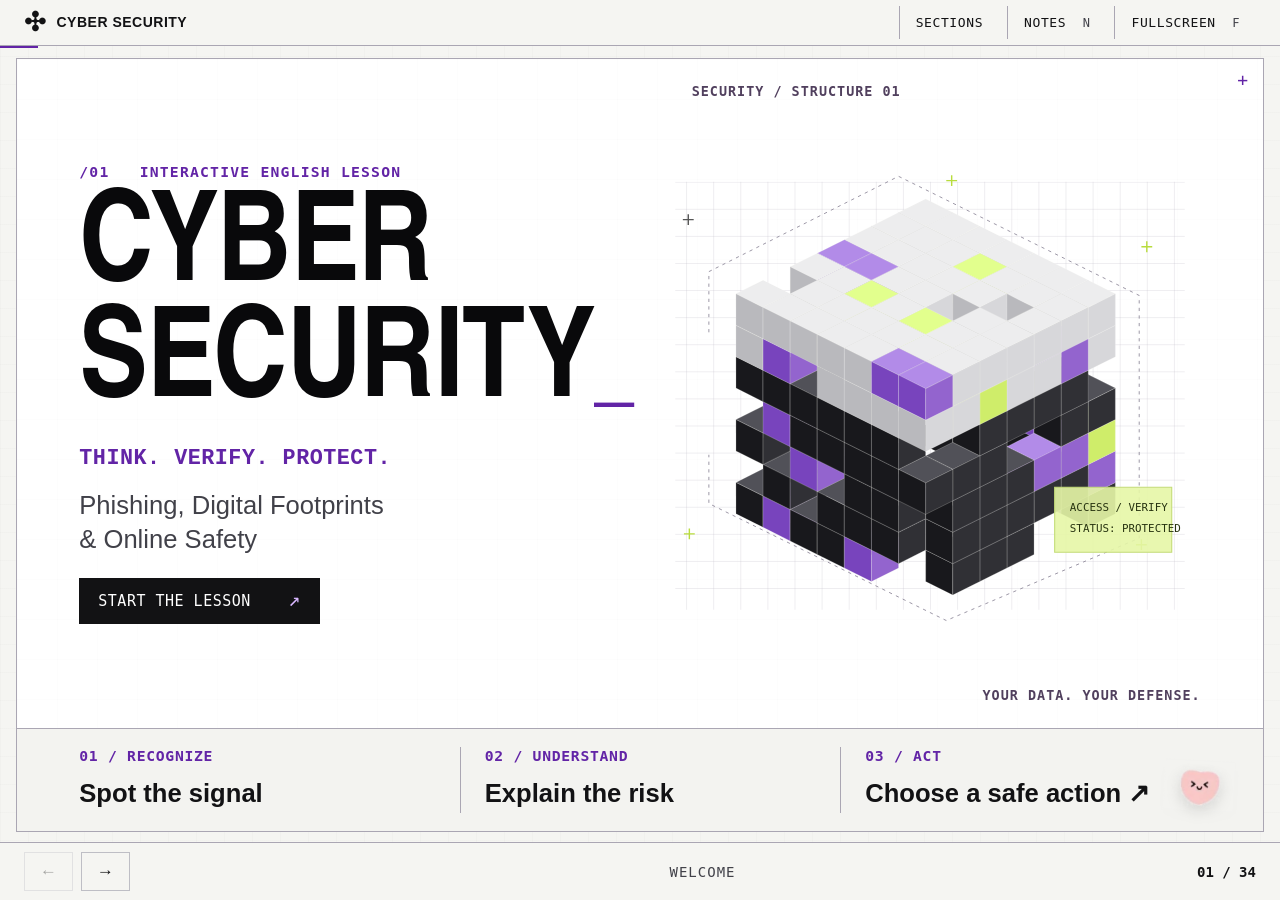
<file: index.html>
<!doctype html>
<html lang="en"><head><meta charset="utf-8"><meta name="viewport" content="width=device-width, initial-scale=1"><meta name="theme-color" content="#f5f5f2"><meta name="description" content="An interactive English lesson on phishing, digital footprints and online safety. Bilingual vocabulary, diagrams and presenter notes."><title>Cyber Security · English lesson</title><link rel="stylesheet" href="style.css?v=20261124-projector-2"></head>
<body><header class="toolbar"><a class="brand" href="#1"><i aria-hidden="true">✣</i>CYBER SECURITY</a><nav aria-label="Presentation tools"><button id="sections-btn">Sections</button><button id="notes-btn" title="Presenter notes (N)">Notes <kbd>N</kbd></button><button id="full-btn" title="Fullscreen (F)">Fullscreen <kbd>F</kbd></button></nav></header><div class="progress" aria-hidden="true"><div id="progress-bar"></div></div>
<main id="stage" aria-label="Presentation"></main>
<footer class="controls"><div class="nav-controls"><button id="prev-btn" aria-label="Previous slide">←</button><button id="next-btn" aria-label="Next slide">→</button><button id="reveal-btn" hidden>Reveal <kbd>Space</kbd></button></div><span id="section-label"></span><span id="counter" aria-live="polite"></span></footer>
<dialog id="notes-dialog" class="drawer"><div class="drawer-head"><h2>Presenter notes</h2><button data-close aria-label="Close notes">×</button></div><div id="notes-content"></div></dialog>
<dialog id="sections-dialog" class="drawer"><div class="drawer-head"><h2>Lesson map</h2><button data-close aria-label="Close sections">×</button></div><div id="sections-content"></div><p class="shortcuts">← → Slides &nbsp; · &nbsp; Space Reveal / next<br>N Notes &nbsp; · &nbsp; F Fullscreen &nbsp; · &nbsp; Esc Close</p></dialog>
<script src="config.js"></script><script src="assets/qrcode.js"></script><script src="notes.js"></script><script src="slides.js?v=20261124-projector-2"></script><script src="app.js?v=20261124-projector-2"></script></body></html>
</file>
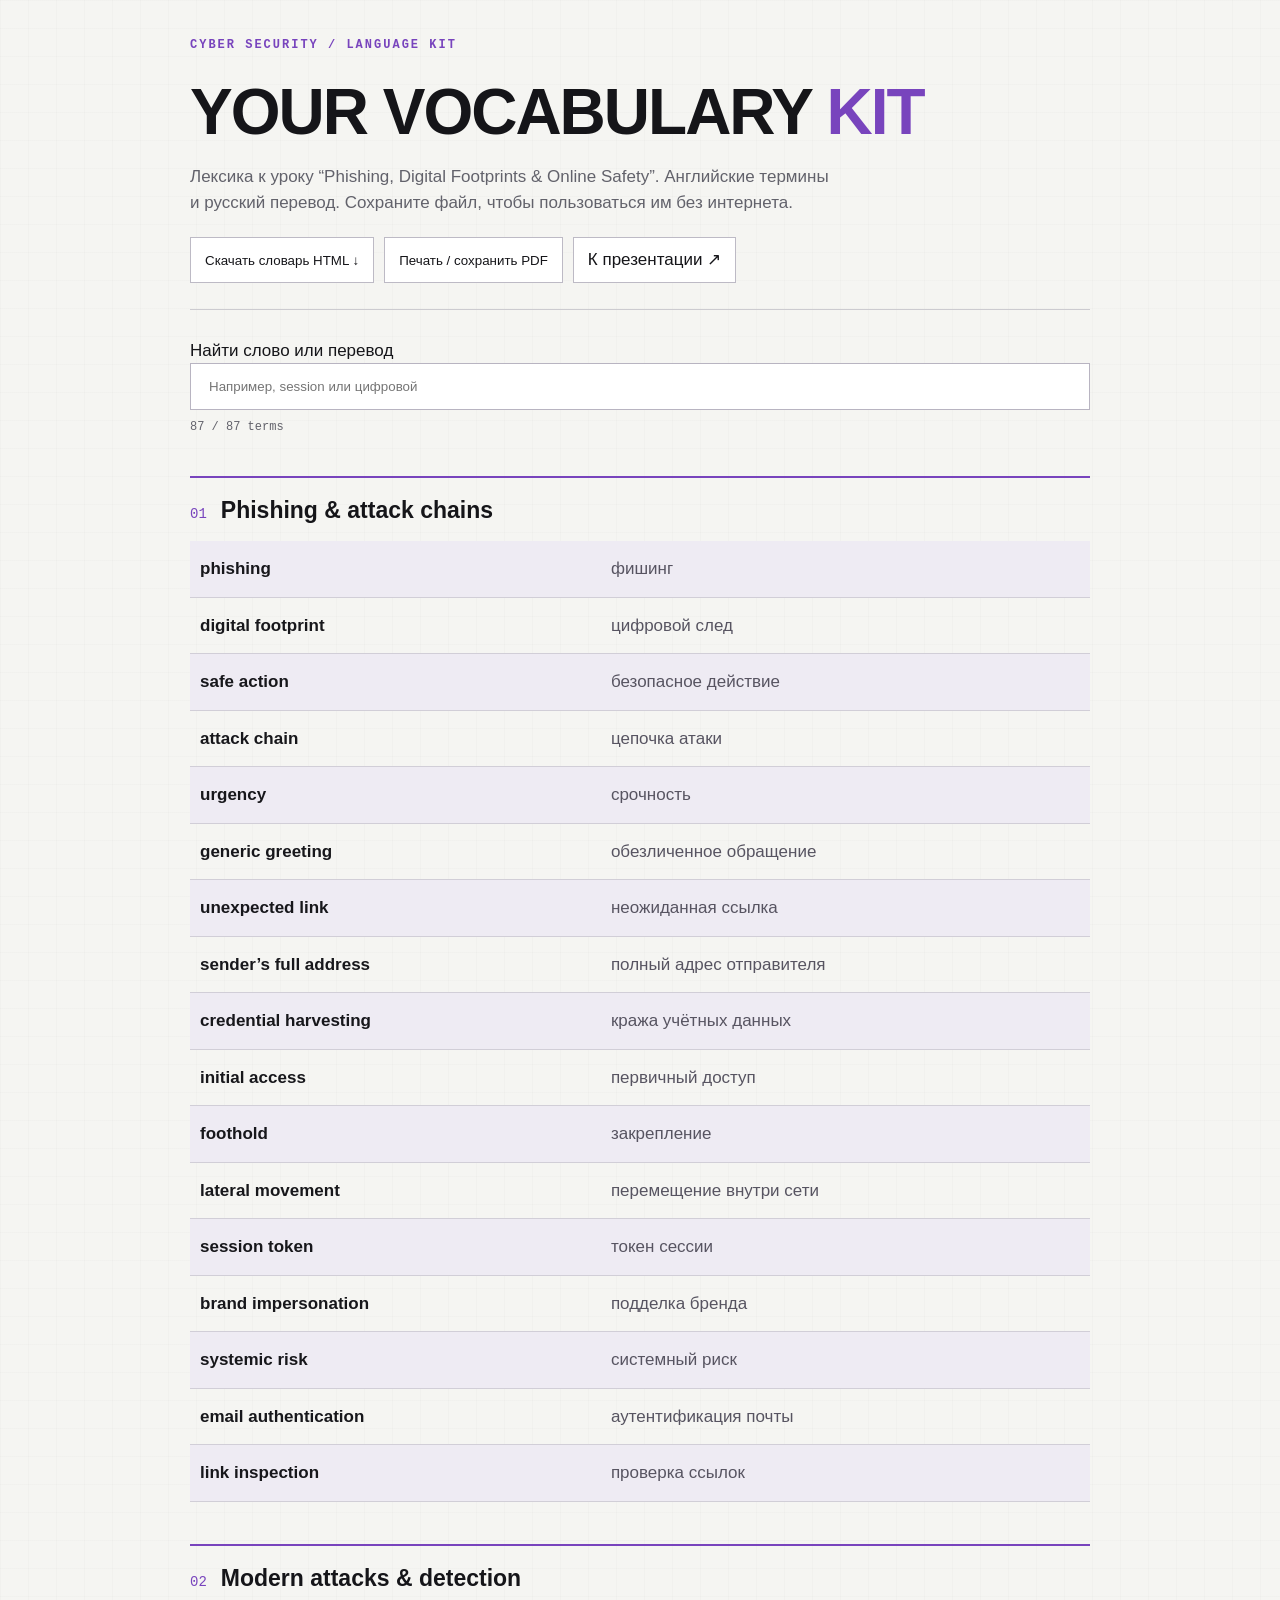
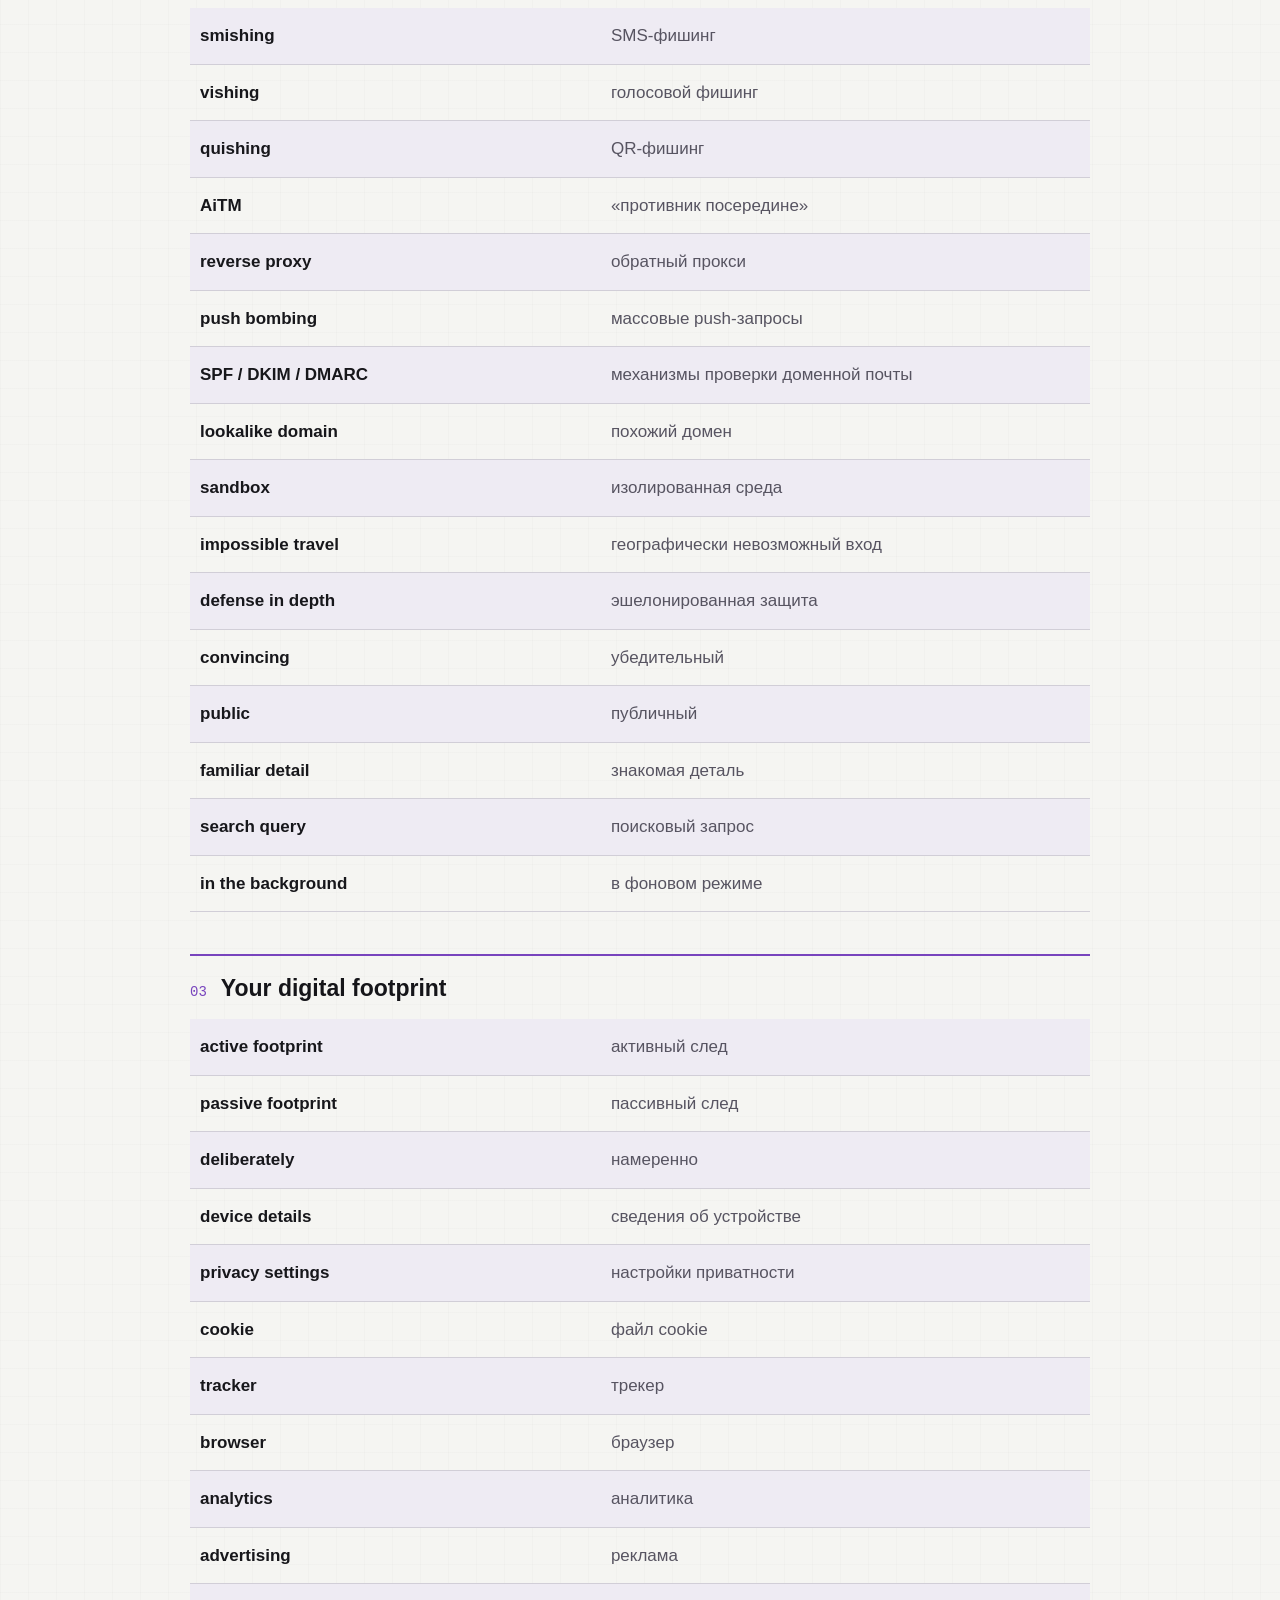
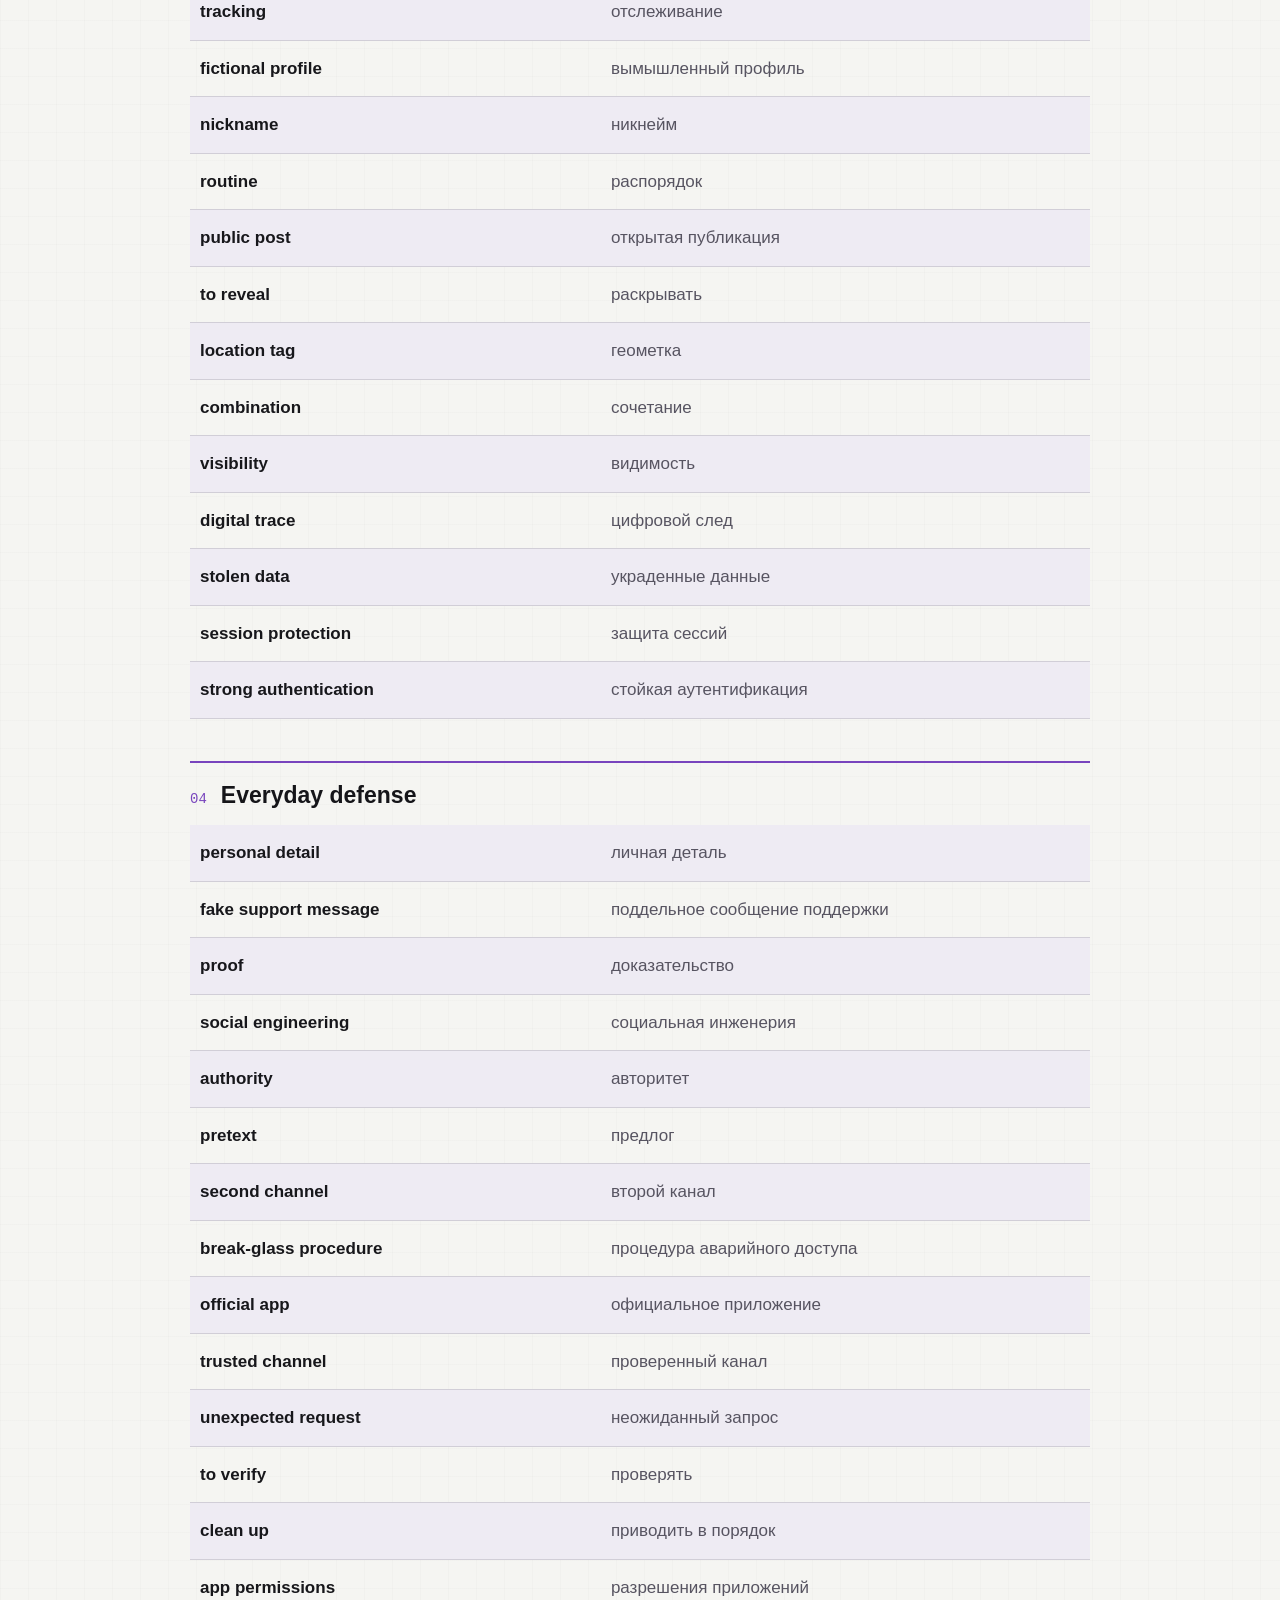
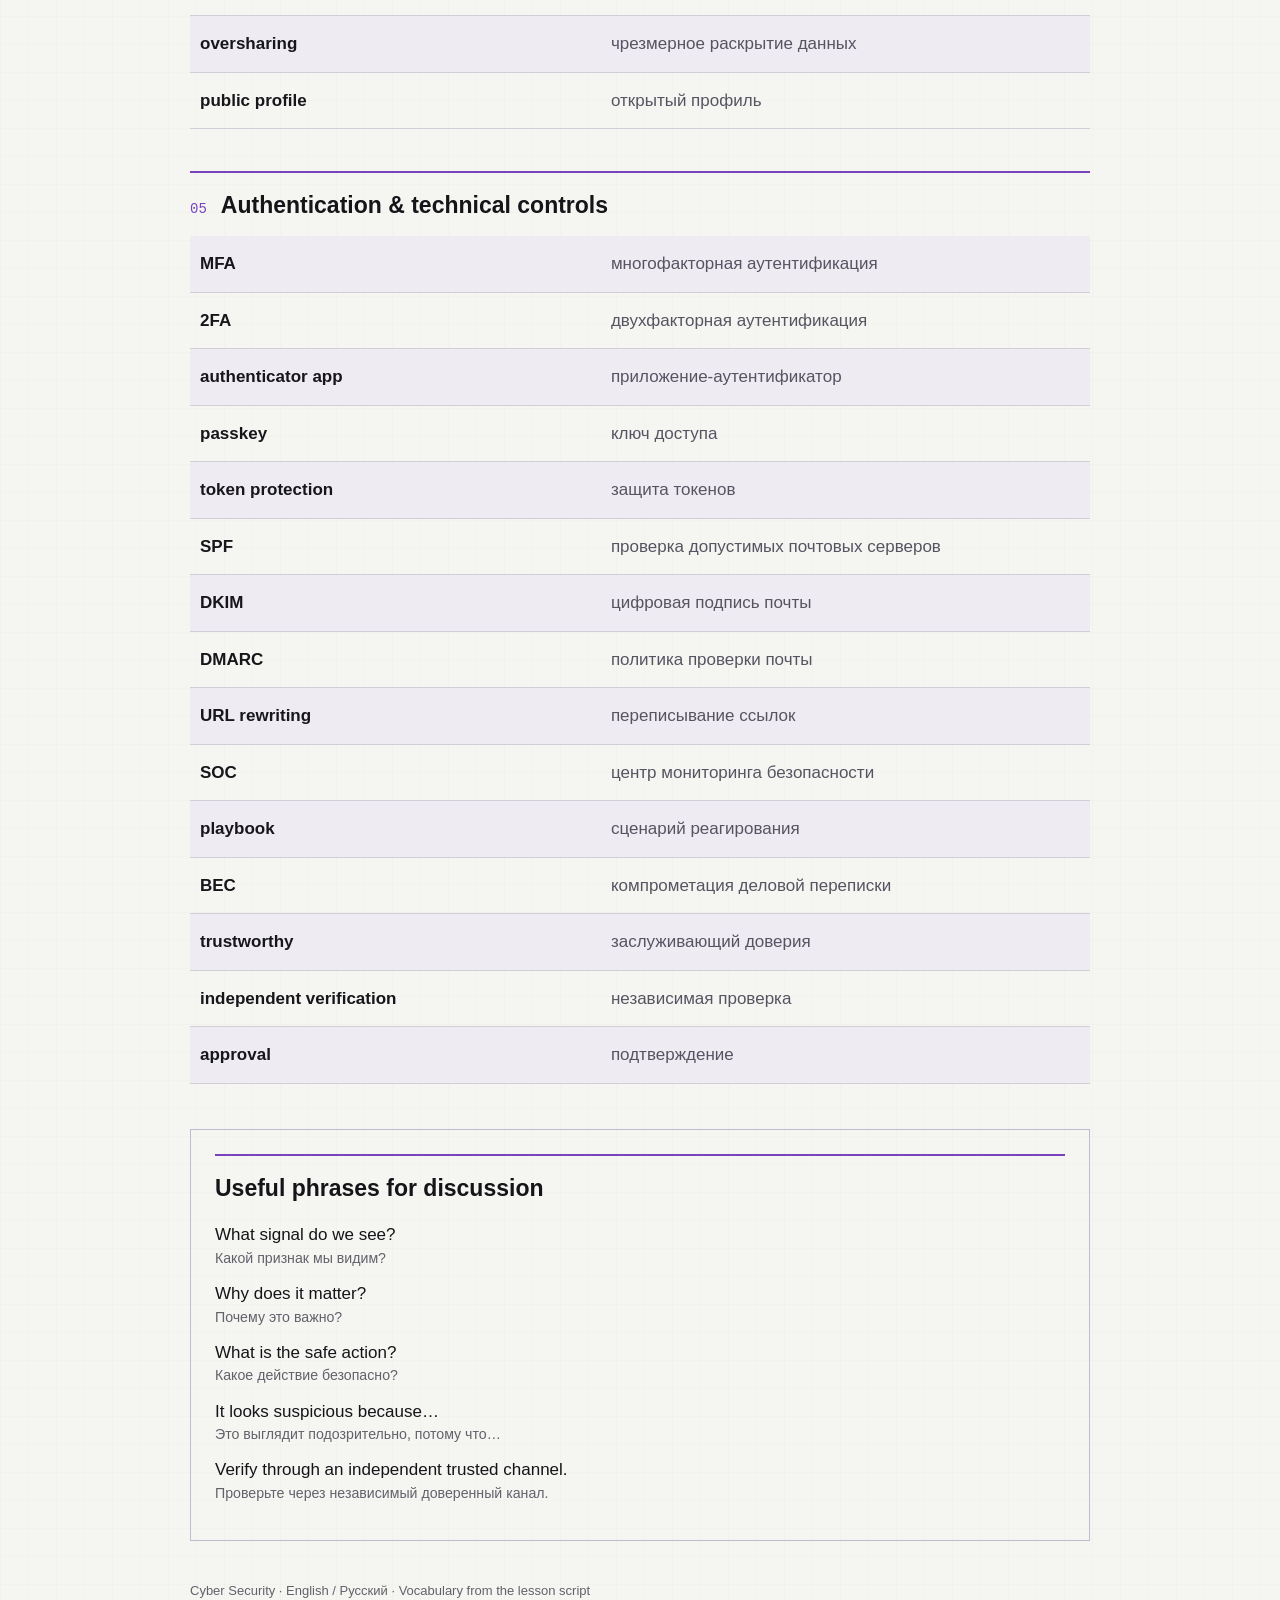
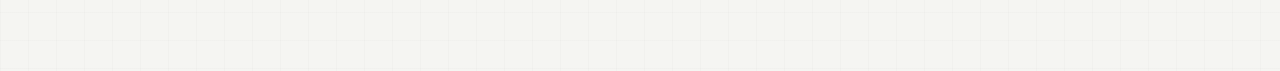
<file: vocabulary.html>
<!doctype html><html lang="ru"><head><meta charset="utf-8"><meta name="viewport" content="width=device-width,initial-scale=1"><meta name="theme-color" content="#f5f5f2"><title>Vocabulary · Cyber Security</title><style>
:root{color-scheme:light}*{box-sizing:border-box}body{margin:0;background:#f5f5f2;color:#151519;font:17px/1.5 "Segoe UI",Arial,sans-serif}main{max-width:950px;margin:auto;padding:38px 25px 70px}header{border-bottom:1px solid #cccbd0;padding-bottom:26px;margin-bottom:28px}.brand{font:12px monospace;letter-spacing:2px;color:#7844bd}h1{font-size:clamp(38px,7vw,64px);line-height:1.1;letter-spacing:-2px;margin:25px 0 12px}h1 span{color:#7844bd}.subtitle{color:#62626b;max-width:650px}.actions{display:flex;flex-wrap:wrap;gap:10px;margin-top:22px}button,.button{border:1px solid #bdbac5;background:#fff;border-radius:8px;color:#151519;padding:9px 14px;font:14px inherit;text-decoration:none;cursor:pointer}a{color:#7844bd}input{width:100%;border:1px solid #b8b4c1;border-radius:10px;background:#fff;color:#151519;font:17px inherit;padding:15px 18px;outline-offset:3px}input:focus,button:focus-visible,a:focus-visible{outline:2px solid #7844bd}h2{font-size:23px;margin:42px 0 16px;line-height:1.25}h2 span{color:#7844bd;font:14px monospace;margin-right:14px}dl{margin:0}.term{display:grid;grid-template-columns:1fr 1.2fr;gap:20px;padding:15px 10px;border-bottom:1px solid #d1ced7}.term:nth-child(odd){background:#eeebf3}dt{font-weight:650;color:#17171b}dd{margin:0;color:#575461}.phrases{margin-top:45px;padding:24px;border:1px solid #c3b9d0;border-radius:12px}.phrases h2{margin:0 0 20px}.phrases p{margin:12px 0}.phrases small{color:#62626b;display:block}#count{color:#62626b;font:12px monospace;margin:10px 0}#empty{padding:25px;color:#62626b}footer{margin-top:40px;color:#62626b;font-size:13px}[hidden]{display:none!important}@media(max-width:500px){main{padding:26px 18px 50px}.term{grid-template-columns:1fr;gap:3px;padding:13px 10px}h2{font-size:21px}dt{font-size:17px}dd{font-size:16px}}@media print{:root{color-scheme:light}body{background:white;color:#111;font-size:11pt}main{max-width:none;padding:0}h1{font-size:26pt}h1 span,.brand,h2 span,dt{color:#174d67}.actions,.searchbox,#count,#empty,footer{display:none}header{margin-bottom:14px;padding-bottom:12px}h2{font-size:16pt;margin:20px 0 8px;break-after:avoid}.term{padding:8px 5px;break-inside:avoid;border-color:#ccc}.term:nth-child(odd){background:#f3f6f9}dd,.subtitle,.phrases small{color:#333}.phrases{break-inside:avoid;border-color:#aaa;margin-top:20px;padding:15px}.term[hidden],.vocab-group[hidden]{display:grid!important}.vocab-group[hidden]{display:block!important}}
button,.button,input,.phrases{border-radius:0}h1{text-transform:uppercase;font-weight:900}body{background-image:linear-gradient(#11111104 1px,transparent 1px),linear-gradient(90deg,#11111104 1px,transparent 1px);background-size:28px 28px}.brand{font-weight:bold}h2{border-top:2px solid #7844bd;padding-top:18px}button:hover,.button:hover{background:#e7ddf5}</style></head><body><main><header><div class="brand">CYBER SECURITY / LANGUAGE KIT</div><h1>Your vocabulary <span>kit</span></h1><p class="subtitle">Лексика к уроку “Phishing, Digital Footprints & Online Safety”. Английские термины и русский перевод. Сохраните файл, чтобы пользоваться им без интернета.</p><div class="actions"><button id="download">Скачать словарь HTML ↓</button><button id="print">Печать / сохранить PDF</button><a class="button" href="index.html">К презентации ↗</a></div></header><div class="searchbox"><label for="search">Найти слово или перевод</label><input id="search" type="search" placeholder="Например, session или цифровой" autocomplete="off"></div><p id="count" aria-live="polite"></p><p id="empty" hidden>Ничего не найдено. Попробуйте другое слово.</p><section class="vocab-group"><h2><span>01</span>Phishing & attack chains</h2><dl><div class="term"><dt>phishing</dt><dd>фишинг</dd></div><div class="term"><dt>digital footprint</dt><dd>цифровой след</dd></div><div class="term"><dt>safe action</dt><dd>безопасное действие</dd></div><div class="term"><dt>attack chain</dt><dd>цепочка атаки</dd></div><div class="term"><dt>urgency</dt><dd>срочность</dd></div><div class="term"><dt>generic greeting</dt><dd>обезличенное обращение</dd></div><div class="term"><dt>unexpected link</dt><dd>неожиданная ссылка</dd></div><div class="term"><dt>sender’s full address</dt><dd>полный адрес отправителя</dd></div><div class="term"><dt>credential harvesting</dt><dd>кража учётных данных</dd></div><div class="term"><dt>initial access</dt><dd>первичный доступ</dd></div><div class="term"><dt>foothold</dt><dd>закрепление</dd></div><div class="term"><dt>lateral movement</dt><dd>перемещение внутри сети</dd></div><div class="term"><dt>session token</dt><dd>токен сессии</dd></div><div class="term"><dt>brand impersonation</dt><dd>подделка бренда</dd></div><div class="term"><dt>systemic risk</dt><dd>системный риск</dd></div><div class="term"><dt>email authentication</dt><dd>аутентификация почты</dd></div><div class="term"><dt>link inspection</dt><dd>проверка ссылок</dd></div></dl></section><section class="vocab-group"><h2><span>02</span>Modern attacks & detection</h2><dl><div class="term"><dt>smishing</dt><dd>SMS-фишинг</dd></div><div class="term"><dt>vishing</dt><dd>голосовой фишинг</dd></div><div class="term"><dt>quishing</dt><dd>QR-фишинг</dd></div><div class="term"><dt>AiTM</dt><dd>«противник посередине»</dd></div><div class="term"><dt>reverse proxy</dt><dd>обратный прокси</dd></div><div class="term"><dt>push bombing</dt><dd>массовые push-запросы</dd></div><div class="term"><dt>SPF / DKIM / DMARC</dt><dd>механизмы проверки доменной почты</dd></div><div class="term"><dt>lookalike domain</dt><dd>похожий домен</dd></div><div class="term"><dt>sandbox</dt><dd>изолированная среда</dd></div><div class="term"><dt>impossible travel</dt><dd>географически невозможный вход</dd></div><div class="term"><dt>defense in depth</dt><dd>эшелонированная защита</dd></div><div class="term"><dt>convincing</dt><dd>убедительный</dd></div><div class="term"><dt>public</dt><dd>публичный</dd></div><div class="term"><dt>familiar detail</dt><dd>знакомая деталь</dd></div><div class="term"><dt>search query</dt><dd>поисковый запрос</dd></div><div class="term"><dt>in the background</dt><dd>в фоновом режиме</dd></div></dl></section><section class="vocab-group"><h2><span>03</span>Your digital footprint</h2><dl><div class="term"><dt>active footprint</dt><dd>активный след</dd></div><div class="term"><dt>passive footprint</dt><dd>пассивный след</dd></div><div class="term"><dt>deliberately</dt><dd>намеренно</dd></div><div class="term"><dt>device details</dt><dd>сведения об устройстве</dd></div><div class="term"><dt>privacy settings</dt><dd>настройки приватности</dd></div><div class="term"><dt>cookie</dt><dd>файл cookie</dd></div><div class="term"><dt>tracker</dt><dd>трекер</dd></div><div class="term"><dt>browser</dt><dd>браузер</dd></div><div class="term"><dt>analytics</dt><dd>аналитика</dd></div><div class="term"><dt>advertising</dt><dd>реклама</dd></div><div class="term"><dt>tracking</dt><dd>отслеживание</dd></div><div class="term"><dt>fictional profile</dt><dd>вымышленный профиль</dd></div><div class="term"><dt>nickname</dt><dd>никнейм</dd></div><div class="term"><dt>routine</dt><dd>распорядок</dd></div><div class="term"><dt>public post</dt><dd>открытая публикация</dd></div><div class="term"><dt>to reveal</dt><dd>раскрывать</dd></div><div class="term"><dt>location tag</dt><dd>геометка</dd></div><div class="term"><dt>combination</dt><dd>сочетание</dd></div><div class="term"><dt>visibility</dt><dd>видимость</dd></div><div class="term"><dt>digital trace</dt><dd>цифровой след</dd></div><div class="term"><dt>stolen data</dt><dd>украденные данные</dd></div><div class="term"><dt>session protection</dt><dd>защита сессий</dd></div><div class="term"><dt>strong authentication</dt><dd>стойкая аутентификация</dd></div></dl></section><section class="vocab-group"><h2><span>04</span>Everyday defense</h2><dl><div class="term"><dt>personal detail</dt><dd>личная деталь</dd></div><div class="term"><dt>fake support message</dt><dd>поддельное сообщение поддержки</dd></div><div class="term"><dt>proof</dt><dd>доказательство</dd></div><div class="term"><dt>social engineering</dt><dd>социальная инженерия</dd></div><div class="term"><dt>authority</dt><dd>авторитет</dd></div><div class="term"><dt>pretext</dt><dd>предлог</dd></div><div class="term"><dt>second channel</dt><dd>второй канал</dd></div><div class="term"><dt>break-glass procedure</dt><dd>процедура аварийного доступа</dd></div><div class="term"><dt>official app</dt><dd>официальное приложение</dd></div><div class="term"><dt>trusted channel</dt><dd>проверенный канал</dd></div><div class="term"><dt>unexpected request</dt><dd>неожиданный запрос</dd></div><div class="term"><dt>to verify</dt><dd>проверять</dd></div><div class="term"><dt>clean up</dt><dd>приводить в порядок</dd></div><div class="term"><dt>app permissions</dt><dd>разрешения приложений</dd></div><div class="term"><dt>oversharing</dt><dd>чрезмерное раскрытие данных</dd></div><div class="term"><dt>public profile</dt><dd>открытый профиль</dd></div></dl></section><section class="vocab-group"><h2><span>05</span>Authentication & technical controls</h2><dl><div class="term"><dt>MFA</dt><dd>многофакторная аутентификация</dd></div><div class="term"><dt>2FA</dt><dd>двухфакторная аутентификация</dd></div><div class="term"><dt>authenticator app</dt><dd>приложение-аутентификатор</dd></div><div class="term"><dt>passkey</dt><dd>ключ доступа</dd></div><div class="term"><dt>token protection</dt><dd>защита токенов</dd></div><div class="term"><dt>SPF</dt><dd>проверка допустимых почтовых серверов</dd></div><div class="term"><dt>DKIM</dt><dd>цифровая подпись почты</dd></div><div class="term"><dt>DMARC</dt><dd>политика проверки почты</dd></div><div class="term"><dt>URL rewriting</dt><dd>переписывание ссылок</dd></div><div class="term"><dt>SOC</dt><dd>центр мониторинга безопасности</dd></div><div class="term"><dt>playbook</dt><dd>сценарий реагирования</dd></div><div class="term"><dt>BEC</dt><dd>компрометация деловой переписки</dd></div><div class="term"><dt>trustworthy</dt><dd>заслуживающий доверия</dd></div><div class="term"><dt>independent verification</dt><dd>независимая проверка</dd></div><div class="term"><dt>approval</dt><dd>подтверждение</dd></div></dl></section><aside class="phrases"><h2>Useful phrases for discussion</h2><p>What signal do we see?<small>Какой признак мы видим?</small></p><p>Why does it matter?<small>Почему это важно?</small></p><p>What is the safe action?<small>Какое действие безопасно?</small></p><p>It looks suspicious because…<small>Это выглядит подозрительно, потому что…</small></p><p>Verify through an independent trusted channel.<small>Проверьте через независимый доверенный канал.</small></p></aside><footer>Cyber Security · English / Русский · Vocabulary from the lesson script</footer></main><script>
const field=document.querySelector('#search'),terms=[...document.querySelectorAll('.term')];function filter(){const q=field.value.toLocaleLowerCase().trim();let n=0;for(const row of terms){row.hidden=!row.textContent.toLocaleLowerCase().includes(q);if(!row.hidden)n++;}document.querySelectorAll('.vocab-group').forEach(g=>g.hidden=![...g.querySelectorAll('.term')].some(x=>!x.hidden));document.querySelector('#count').textContent=n+' / '+terms.length+' terms';document.querySelector('#empty').hidden=n!==0;}field.addEventListener('input',filter);filter();document.querySelector('#print').onclick=()=>window.print();document.querySelector('#download').onclick=()=>{const clone=document.documentElement.cloneNode(true);clone.querySelectorAll('[hidden]').forEach(x=>x.removeAttribute('hidden'));clone.querySelector('#search').value='';const blob=new Blob(['<!doctype html>'+clone.outerHTML],{type:'text/html;charset=utf-8'});const url=URL.createObjectURL(blob);const a=document.createElement('a');a.href=url;a.download='cyber-security-vocabulary.html';a.click();setTimeout(()=>URL.revokeObjectURL(url),1000);};
</script></body></html>
</file>
<file: style.css>
:root{color-scheme:light;--bg:#f5f5f2;--panel:#ffffff;--text:#121214;--muted:#626269;--cyan:#7844bd;--purple:#7844bd;--line:#d3d3d6;--safe:#3d6616;--orange:#8a5200;--red:#a92e48}*{box-sizing:border-box}body{margin:0;background:radial-gradient(ellipse at 85% 10%,#12274a 0,transparent 42%),var(--bg);color:var(--text);font-family:Inter,"Segoe UI",Arial,sans-serif;line-height:1.4}button,a,input{font:inherit}button,.button{border:1px solid #bbbcc1;border-radius:9px;padding:9px 15px;background:#ffffff;color:var(--text);cursor:pointer;transition:background .16s;text-decoration:none;display:inline-block}button:hover,.button:hover{background:#e9e2f4;border-color:var(--cyan)}button:focus-visible,a:focus-visible,input:focus-visible{outline:3px solid var(--cyan);outline-offset:4px}button:disabled{opacity:.35;cursor:default}kbd{font:10px ui-monospace,monospace;color:var(--muted);margin-left:8px}.toolbar{height:64px;border-bottom:1px solid var(--line);padding:0 26px;display:flex;align-items:center;justify-content:space-between;gap:20px;background:#f5f5f2d9}.brand{font-size:13px;letter-spacing:1.7px;font-weight:750;color:var(--text);text-decoration:none;white-space:nowrap;display:flex;align-items:center;gap:10px}.brand i,.status-dot{display:inline-block;width:10px;height:10px;background:var(--cyan);border-radius:50%;box-shadow:0 0 15px #7844bd50}.toolbar nav{display:flex;gap:8px}.toolbar button{font-size:13px}.progress{height:3px;background:#dddddf}.progress>div{height:3px;background:linear-gradient(90deg,var(--cyan),var(--purple));transition:width .25s}#stage{min-height:calc(100dvh - 133px);display:flex;align-items:center;justify-content:center;padding:26px}.slide{width:min(100%,1480px);aspect-ratio:16/9;position:relative;border:1px solid var(--line);border-radius:20px;background:linear-gradient(120deg,#fafaf8,#f5f5f2);box-shadow:0 24px 60px #0004;padding:clamp(28px,4.2vw,76px);display:flex;flex-direction:column;justify-content:center;overflow:hidden;container-type:inline-size}.slide:before{content:"";position:absolute;inset:0;pointer-events:none;background:linear-gradient(#a0a0a010 1px,transparent 1px),linear-gradient(90deg,#a0a0a010 1px,transparent 1px);background-size:56px 56px;mask-image:linear-gradient(black,transparent 75%)}.slide>*{position:relative}.slide-header{margin-bottom:clamp(20px,2.5vw,40px)}.eyebrow{font:600 clamp(10px,1vw,14px) ui-monospace,monospace;letter-spacing:2.5px;color:var(--cyan);margin:0 0 16px}.slide-header h2{font-size:clamp(25px,3.1vw,48px);line-height:1.12;letter-spacing:-1px;margin:0;font-weight:730}.slide-body{font-size:clamp(17px,1.7vw,27px)}h1{font-size:clamp(42px,6.5vw,94px);line-height:1.02;letter-spacing:-3px;margin:12px 0 24px}h3{font-size:1.16em;line-height:1.2;margin:0 0 15px}em{color:var(--cyan);font-style:normal}p{margin:0 0 18px}p:last-child{margin-bottom:0}.lead{font-size:clamp(19px,2vw,30px);color:var(--muted);line-height:1.5}.mono{font:12px ui-monospace,monospace;letter-spacing:1.3px;color:var(--muted)}.cols{display:grid;gap:clamp(24px,3vw,48px);align-items:center}.cols-2{grid-template-columns:1fr 1fr}.cols-3{grid-template-columns:repeat(3,1fr)}.card{padding:25px 0;border-top:2px solid var(--cyan)}.card p{color:var(--muted);line-height:1.6}.card.safe{border-color:var(--safe)}.card.danger{border-color:var(--red)}.card.warning{border-color:var(--orange)}.callout{padding-top:24px;margin-top:25px;border-top:1px solid var(--line);font-size:1.05em;color:var(--cyan)}.flow{display:flex;align-items:stretch;justify-content:space-between;gap:12px;margin:22px 0}.node{padding:20px 16px;border:1px solid #bcbcc2;border-radius:12px;background:#ffffff;flex:1;font-size:clamp(16px,1.6vw,25px);font-weight:650;display:flex;flex-direction:column;justify-content:center}.node-index{font:11px ui-monospace,monospace;color:var(--cyan);display:block;margin-bottom:10px}.node small{display:block;color:var(--muted);font-size:.66em;line-height:1.3;margin-top:12px;font-weight:400}.arrow{align-self:center;color:var(--cyan);font-size:25px}.chain-step{display:flex;flex:1;gap:12px}.chain{gap:10px}.chain>.node{flex:1}.chain-step .node{width:100%}.method{color:var(--muted);font:clamp(17px,1.7vw,26px) ui-monospace,monospace;margin-top:24px}.method span{color:var(--cyan);margin:0 12px}.cover .slide-body{max-width:1050px}.cover h1{font-size:clamp(48px,7vw,102px)}.cover .flow{max-width:850px}.cover .node{background:transparent;border-color:var(--line)}.controls{min-height:66px;padding:12px 26px;display:flex;justify-content:space-between;align-items:center;gap:14px;border-top:1px solid var(--line);background:#f5f5f2}.nav-controls{display:flex;gap:8px;min-width:190px}.controls button{min-width:42px}.controls #reveal-btn{color:var(--cyan)}#section-label,#counter{font:12px ui-monospace,monospace;color:var(--muted)}#counter{min-width:65px;text-align:right}.tag{display:inline-block;border:1px solid #babac2;color:#343439;background:#efedf3;padding:9px 16px;border-radius:30px;font-size:.8em}.tags{display:flex;gap:10px;flex-wrap:wrap;margin-top:20px}.tags.large .tag{font-size:1em;padding:14px 22px}.message{border:1px solid #b8b8bd;border-radius:16px;background:#ffffff;overflow:hidden;max-width:870px;margin-inline:auto;width:100%}.message-bar{background:#eeeef0;border-bottom:1px solid #c4c4ca;padding:13px 22px;display:flex;align-items:center;gap:10px;font:11px ui-monospace,monospace;color:var(--muted);letter-spacing:1px}.message-bar span:last-child{margin-left:auto;font-size:10px}.message-body{padding:28px 32px;font-size:1.18em;line-height:1.5}.fake-link{color:#6334a3;text-decoration:underline}.demo-button{display:inline-block;padding:10px 20px;border:1px dashed #71717a;border-radius:7px;font-size:.8em;color:var(--muted);margin-top:7px}.sender{border-bottom:1px solid var(--line);padding-bottom:18px;margin-bottom:20px}.sender strong,.sender code{display:block}.sender code{font-size:.72em;color:var(--orange);margin-top:6px}.stats{display:grid;grid-template-columns:repeat(3,1fr);gap:32px;margin:20px 0}.stats>div+div{border-left:1px solid var(--line);padding-left:32px}.stats b{font-size:clamp(40px,5.3vw,80px);letter-spacing:-3px;font-weight:700;white-space:nowrap;color:var(--cyan)}.stats b span{font-size:.4em;letter-spacing:0;margin-left:5px}.stats p{font-size:.85em;color:var(--text);margin-top:18px}.stats small{font-size:.8em;color:var(--muted);display:block;margin-top:7px}.source-note{font-size:clamp(12px,1vw,16px);color:var(--muted);margin-top:22px;line-height:1.5}.example{display:block;margin-top:24px;font-size:.85em;color:var(--orange)}.aitm-steps{margin-top:28px;min-height:140px}.aitm-steps p{font-size:.9em;margin-bottom:14px}.aitm-steps b{margin-right:16px;color:var(--cyan)}.warning{color:var(--orange)}.notifications{display:grid;gap:12px}.notifications>div{padding:18px 20px;background:#fff;border:1px solid #c2c2c9;border-left:3px solid var(--orange);border-radius:10px;font-size:.9em;display:flex;justify-content:space-between;gap:20px}.notifications>div:nth-child(2){margin-left:12px}.notifications>div:nth-child(3){margin-left:24px}.notifications b{color:var(--orange);font-size:.8em}.notifications small{font-size:.7em;color:var(--muted);text-align:center;margin-top:8px}.inset-title{font-size:2em;line-height:1.1}.big-answer{font-size:1.65em;font-weight:750;color:var(--safe);margin-top:24px}.purple{color:var(--purple)}table{width:100%;border-collapse:collapse;table-layout:fixed;font-size:.92em}th{text-align:left;color:var(--cyan);font-size:.8em;text-transform:uppercase;letter-spacing:1px;border-bottom:2px solid #9c9ca6;padding:16px 18px}td{padding:17px 18px;border-bottom:1px solid var(--line);color:#44444d;vertical-align:top}td:first-child{color:var(--text)}th:first-child{width:36%}.definition{font-size:clamp(30px,4vw,60px);line-height:1.25;letter-spacing:-1px}.definition.small{font-size:1.4em}.question-label{margin:25px 0 10px;color:var(--muted);font-size:1.1em}.answer{color:var(--safe);font-weight:600;padding:18px 0;margin-top:12px}.evidence-grid{display:grid;grid-template-columns:1fr 1fr;gap:20px 36px}.evidence-grid .card{padding:19px 0}.alex-title{margin-bottom:24px}.profile{display:flex;align-items:center;gap:16px}.avatar{height:56px;width:56px;border:1px solid #a8a8b2;border-radius:50%;display:grid;place-items:center;background:#e9e1f5;color:var(--cyan);font-weight:700}.profile small{display:block;color:var(--muted);font-size:.65em;margin-top:5px}.profile h3{margin:0}.question{font-size:1.4em;line-height:1.4}.questions{margin-top:40px}.questions p{font-size:1.45em;margin-bottom:24px}.questions span{color:var(--cyan);font:15px ui-monospace,monospace;margin-right:20px}.post{max-width:730px;margin:auto;padding:30px;border:1px solid #c5c5c9;border-radius:16px;background:#fff;width:100%}.post blockquote{font-size:1.55em;line-height:1.35;margin:35px 0}.post-footer{border-top:1px solid var(--line);padding-top:16px;font-size:.65em;color:var(--muted)}.cols .message-body{padding:22px;font-size:1em}.cols .post blockquote{font-size:1.25em}.analyzed [data-mark]{background:#8a520020;color:var(--orange);border-bottom:2px solid var(--orange)}.analyzed [data-mark=personal]{color:var(--cyan);border-color:var(--cyan);background:#7844bd15}.process-row{display:flex;gap:25px;align-items:center}.process-row .flow{flex:1}.label{font:12px ui-monospace,monospace;width:55px}.danger-text{color:var(--red)}.safe-text{color:var(--safe)}.rule-number{font-size:clamp(65px,8vw,120px);line-height:1;color:var(--cyan);opacity:.7;letter-spacing:-5px;margin-bottom:24px}.clean-list,.check-list{margin:0;padding:0;list-style:none}.clean-list{counter-reset:list}.clean-list li,.check-list li{padding:15px 0;border-bottom:1px solid var(--line);display:flex;gap:16px}.clean-list li:before{counter-increment:list;content:'0' counter(list);color:var(--cyan);font:14px ui-monospace,monospace;padding-top:5px}.check-list li:before{content:'✓';color:var(--safe)}.auth-equation{display:flex;gap:40px;align-items:center;justify-content:center;margin:28px 0 40px}.auth-equation>div{padding:26px 35px;border:1px solid #b8b8c0;border-radius:14px;flex:1}.auth-equation>b{font-size:2em;color:var(--cyan)}.auth-equation h3{margin:12px 0 0}.layers{display:grid;gap:18px}.layers>div{display:flex;align-items:center;gap:25px;padding:20px 26px;border:1px solid var(--line);border-radius:13px;background:#fff}.layers b{color:var(--cyan);font:24px ui-monospace,monospace}.layers h3{margin-bottom:8px}.layers p{font-size:.8em;color:var(--muted)}.monitor{border:1px solid #b7b7c0;border-radius:14px;overflow:hidden;margin-bottom:30px}.monitor-head{padding:16px 24px;background:#e9e4f1;color:var(--cyan);font:16px ui-monospace,monospace}.monitor-head span{font:13px sans-serif;color:var(--muted);margin-left:20px}.signal-row{display:grid;grid-template-columns:repeat(4,1fr);gap:20px;padding:32px 24px;font-size:.85em}.signal-row span:before{content:'●';color:var(--orange);margin-right:8px;font-size:10px}.takeaways p{font-size:1.65em;display:flex;gap:22px;align-items:baseline;border-bottom:1px solid var(--line);padding:20px 0}.takeaways p:last-child{border:0}.takeaways b{font:16px ui-monospace,monospace;color:var(--muted)}.final-question{font-size:clamp(30px,3.7vw,56px);line-height:1.25;letter-spacing:-1px}.thanks{margin-top:16px;color:var(--muted)}.word-preview{display:grid;grid-template-columns:auto 1fr;gap:10px 24px;font-size:.8em;padding:22px 0;margin:15px 0}.word-preview span{color:var(--muted)}.accent{color:var(--cyan);border-color:#7844bd;font-size:.8em}.qr-panel{text-align:center;display:grid;justify-items:center;gap:16px}.qr{padding:16px;background:#fff;border-radius:16px;width:clamp(190px,23vw,340px);max-width:100%;aspect-ratio:1;display:grid;place-items:center;line-height:0}.qr svg{width:100%;height:100%}.qr-panel>b{font-size:.95em}.qr-panel>small{font-size:.7em;color:var(--muted)}.quiz-layout{display:grid;grid-template-columns:1fr 1fr;gap:45px;align-items:center}.quiz-slot{aspect-ratio:1;max-width:360px;width:100%;justify-self:center;border:2px dashed #9b8aae;border-radius:20px;display:flex;align-items:center;justify-content:center;flex-direction:column;color:var(--muted);gap:12px;background:#11213950}.quiz-slot p{margin:0;font-size:1.2em}.quiz-slot small{font-size:.7em}.qr-corners{font-size:60px;font-weight:200;color:#7844bd}.quiz-slot.ready{border:0;background:transparent}.quiz-slot img{width:100%;height:100%;object-fit:contain;background:#fff;padding:15px;border-radius:12px}.quiz-slot a{color:var(--cyan);font-size:.8em}.drawer{position:fixed;inset:0 0 0 auto;margin:0;height:100dvh;max-height:none;width:560px;max-width:100%;padding:25px 30px;background:#f7f7f4;color:var(--text);border:0;border-left:1px solid #c3c3ca;overflow:auto;box-shadow:-20px 0 80px #0006}.drawer::backdrop{background:#151518a6;backdrop-filter:blur(3px)}.drawer-head{display:flex;align-items:center;justify-content:space-between;gap:20px;margin-bottom:25px}.drawer-head h2{font-size:23px;margin:0}.drawer-head button{font-size:24px;padding:2px 12px}.drawer h3{color:var(--cyan);font-size:14px;text-transform:uppercase;letter-spacing:1px;margin-top:25px}.drawer p{font-size:16px;line-height:1.7;white-space:pre-line}.notes-meta{display:flex;flex-wrap:wrap;gap:8px}.notes-meta span{font-size:12px;padding:7px 10px;background:#eeebf4;border-radius:6px;color:var(--muted)}.notes-guide{border-left:3px solid var(--orange);padding-left:15px}.map-group{color:var(--cyan);font:12px ui-monospace,monospace;margin:25px 0 10px}.map-button{display:flex;justify-content:space-between;gap:10px;text-align:left;width:100%;background:transparent;border-color:transparent;padding:10px;font-size:14px;margin-bottom:3px}.map-button.active{background:#e9dff8;border-color:#bcadd2}.map-button small{color:var(--muted)}.shortcuts{font-size:12px;color:var(--muted);line-height:2;margin-top:25px}.reveal:not([hidden]){animation:fade .25s ease-out}[hidden]{display:none!important}@keyframes fade{from{opacity:0;transform:translateY(8px)}to{opacity:1;transform:translateY(0)}}@media(min-width:1800px){.slide-body{font-size:27px}}@media(max-width:900px){.toolbar{padding:0 14px}.brand{font-size:10px;letter-spacing:1px}.toolbar button{font-size:11px;padding:8px}.toolbar kbd{display:none}#stage{padding:15px}.slide{padding:32px;aspect-ratio:auto;min-height:70vh}.slide-body{font-size:18px}.slide-header h2{font-size:30px}.cols{gap:25px}.node{font-size:16px;padding:15px 12px}.chain{flex-wrap:wrap}.chain-step{min-width:130px}.chain>.node{min-width:120px}.stats b{font-size:45px}.stats{gap:18px}.stats>div+div{padding-left:18px}.message-body{padding:24px}.takeaways p{font-size:1.3em;display:block}.takeaways b{margin-right:12px}.controls{padding:12px 15px}.source-note{font-size:12px}}@media(max-width:600px){.brand{font-size:9px}.toolbar{gap:8px;height:58px}.toolbar nav{gap:4px}.toolbar button{padding:6px}.toolbar #full-btn{font-size:0}.toolbar #full-btn:before{content:'⛶';font-size:18px}.slide{padding:25px 20px;min-height:calc(100dvh - 160px);border-radius:14px;overflow:visible}.slide-header{margin-bottom:24px}.slide-header h2{font-size:28px}.slide-body{font-size:17px}h1{font-size:45px;letter-spacing:-2px}.intro h1{font-size:40px}.cols-2,.cols-3,.quiz-layout{grid-template-columns:1fr}.flow{flex-wrap:wrap;gap:8px}.node{min-width:90px}.arrow{font-size:18px}.cover .node{font-size:14px}.qr{width:220px}.qr-panel{gap:10px}.word-preview{font-size:.82em;gap:8px 15px}.lead{font-size:18px}.controls{gap:8px}.nav-controls{min-width:0;gap:5px}.controls button{padding:9px;min-width:36px}.controls kbd{display:none}#section-label{font-size:10px;max-width:92px}#counter{font-size:10px;min-width:43px}.stats{grid-template-columns:1fr;gap:18px}.stats>div{display:flex;align-items:center;gap:22px}.stats>div+div{border-left:0;padding-left:0;border-top:1px solid var(--line);padding-top:18px}.stats b{font-size:42px;min-width:140px;letter-spacing:-1px}.stats p{margin:0;font-size:.8em}.evidence-grid{gap:15px 20px}.card{padding:16px 0}.card h3{font-size:1em}.card p{font-size:.9em}td,th{padding:13px 8px;overflow-wrap:anywhere}table{font-size:.83em}.source-note{font-size:11px}.message-body{padding:22px;font-size:1.05em}.message-bar{padding:12px}.message-bar span:last-child{font-size:8px}.post{padding:22px}.questions p{font-size:1.2em}.rule-number{font-size:70px;margin-bottom:15px}.auth-equation{gap:14px;margin:15px 0 24px}.auth-equation>div{padding:20px 15px}.auth-equation h3{font-size:1em}.mono{font-size:9px}.layers>div{padding:18px 15px;gap:16px}.layers h3{font-size:1em}.signal-row{grid-template-columns:1fr 1fr;padding:22px;gap:20px}.monitor-head span{font-size:11px}.process-row{gap:12px}.label{font-size:9px;width:38px}.process-row .node{font-size:13px;min-width:65px}.questions{margin-top:25px}.final-question{font-size:28px}.quiz-slot{max-width:230px}.takeaways p{font-size:1.3em}.drawer{padding:20px}.inset-title{font-size:1.6em;margin:0}.qr-panel small{font-size:12px}.example{margin-top:10px}}@media(prefers-reduced-motion:reduce){*,*:before,*:after{animation:none!important;transition:none!important}}@media print{body{background:white;color:black}.toolbar,.controls,.progress,.drawer{display:none!important}#stage{display:block;padding:0}.slide{break-after:page;width:100%;aspect-ratio:16/9;min-height:0;color:#101827;background:white;border:0;box-shadow:none}.slide>*{color:#101827}}
/* Keep the complete canvas and controls visible on landscape projectors. */
@media(min-width:901px){.slide{width:min(100%,1480px,calc((100dvh - 185px)*16/9));padding:clamp(28px,3.5vw,64px)}.slide-body{font-size:clamp(17px,2cqw,27px)}.slide-header h2{font-size:clamp(26px,3.6cqw,48px)}.slide h1{font-size:clamp(42px,6.6cqw,94px)}.slide.intro h1{font-size:clamp(38px,5.5cqw,72px)}.node{font-size:clamp(16px,1.9cqw,25px)}.intro .word-preview{margin:5px 0;padding:16px 0}.intro .lead{font-size:clamp(18px,2.1cqw,28px)}}

/* The cat's floor line continues the slide callout rule as one purple line. */
.cat-slide .definition,.cat-slide .tags{max-width:66%}
.cat-callout{position:relative;width:100%;padding-right:34%;border-top-color:var(--purple)}
.internet-cat-gif{position:absolute;right:0;top:0;width:29%;height:auto;display:block;object-fit:contain;transform:translateY(-85.9%)}
@media(max-width:900px){.cat-slide .definition,.cat-slide .tags{max-width:69%}.cat-callout{padding-right:31%}.internet-cat-gif{width:28%}}
@media(max-width:600px){.cat-slide .definition,.cat-slide .tags{max-width:none}.cat-callout{padding-right:0;margin-top:45%;}.internet-cat-gif{right:50%;width:48%;transform:translate(50%,-85.9%)}}

/* Small cut-out mood stickers from the supplied reference image. */
.mood-sticker{position:absolute;width:clamp(42px,6cqw,78px);height:auto;max-height:13%;object-fit:contain;z-index:5;pointer-events:none;filter:drop-shadow(0 5px 7px #1112)}
.sticker-br{right:2.1%;bottom:2.3%;transform:rotate(3deg)}
.sticker-bl{left:2.1%;bottom:2.3%;transform:rotate(-3deg)}
.sticker-tr{right:2.1%;top:2.3%;transform:rotate(3deg)}

/* Seven cut-out cats from the supplied illustration and one supplied GIF. */
.cat-art-slide>.mood-sticker,.cat-animation-slide>.mood-sticker{display:none}
.cat-art,.cat-box-animation{position:absolute;height:auto;object-fit:contain;z-index:4;pointer-events:none;filter:drop-shadow(0 8px 10px #1112)}
.cat-box-slide .slide-body{padding-right:19%}.cat-art-box{right:0;bottom:-4%;width:17%}
.cat-pencil-slide .message{max-width:82%;margin-left:0}.cat-pencil-slide .callout,.cat-pencil-slide .answer{max-width:82%}.cat-art-pencil{right:0;bottom:-2%;width:15%}
.cat-laptop-slide .flow,.cat-laptop-slide .callout{max-width:68%}.cat-art-laptop{right:0;bottom:-7%;width:29%}
.cat-fishbowl-slide .source-note{max-width:74%}.cat-art-fishbowl{right:0;bottom:-6%;width:20%}
.cat-turtle-slide .cols,.cat-turtle-slide .callout{max-width:70%}.cat-art-turtle{right:0;bottom:-9%;width:27%}
.cat-backpack-slide .cols{padding-right:27%}.cat-art-backpack{right:0;bottom:-7%;width:28%}
.cat-heart-slide .final-question,.cat-heart-slide .big-answer,.cat-heart-slide .thanks{max-width:71%}.cat-art-heart{right:1%;bottom:-4%;width:24%}
.cat-animation-slide .takeaways{max-width:70%}.cat-box-animation{right:0;bottom:-8%;width:28%;filter:brightness(1.07) contrast(1.04);mix-blend-mode:multiply}
@media(max-width:900px){.cat-art-box{width:18%}.cat-art-pencil{width:16%}.cat-art-laptop{width:28%}.cat-art-fishbowl{width:19%}.cat-art-turtle{width:25%}.cat-art-backpack{width:26%}.cat-art-heart{width:23%}.cat-box-animation{width:27%}}
@media(max-width:600px){.cat-art-slide .slide-body,.cat-animation-slide .slide-body{padding-right:0;padding-bottom:36%}.cat-art,.cat-box-animation{right:50%;bottom:0;width:38%;transform:translateX(50%)}.cat-pencil-slide .message,.cat-pencil-slide .callout,.cat-pencil-slide .answer,.cat-laptop-slide .flow,.cat-laptop-slide .callout,.cat-fishbowl-slide .source-note,.cat-turtle-slide .cols,.cat-turtle-slide .callout,.cat-heart-slide .final-question,.cat-heart-slide .big-answer,.cat-heart-slide .thanks,.cat-animation-slide .takeaways{max-width:none}.cat-backpack-slide .cols{padding-right:0}.cat-art-laptop,.cat-art-backpack,.cat-box-animation{width:48%}}

/* Six black-and-white animated cats split from the supplied GIF. */
.six-cat-slide>.mood-sticker{display:none}
.six-cat-gif{position:absolute;right:0;bottom:-5%;width:16%;height:auto;object-fit:contain;z-index:4;pointer-events:none;mix-blend-mode:multiply}
.six-cat-leaping-slide .callout{max-width:75%}.six-cat-leaping{width:19%;bottom:-8%}
.six-cat-looking-slide table{width:82%}.six-cat-looking{width:15%;bottom:-2%}
.six-cat-grooming-slide table{width:82%}.six-cat-grooming-slide .callout{max-width:76%}.six-cat-grooming{width:15%;bottom:-4%}
.six-cat-surprising-slide .evidence-grid,.six-cat-surprising-slide .callout{max-width:80%}.six-cat-surprising{width:17%;bottom:-5%}
.six-cat-stretching-slide .process-row,.six-cat-stretching-slide .callout{max-width:80%}.six-cat-stretching{width:17%;bottom:-5%}
.six-cat-sleeping-slide .definition,.six-cat-sleeping-slide .callout{max-width:74%}.six-cat-sleeping{width:18%;bottom:-6%}
@media(max-width:900px){.six-cat-gif{width:17%}.six-cat-leaping{width:20%}.six-cat-surprising,.six-cat-stretching,.six-cat-sleeping{width:18%}}
@media(max-width:600px){.six-cat-slide .slide-body{padding-bottom:35%}.six-cat-gif{right:50%;bottom:0;width:38%;transform:translateX(50%)}.six-cat-leaping-slide .callout,.six-cat-looking-slide table,.six-cat-grooming-slide table,.six-cat-grooming-slide .callout,.six-cat-surprising-slide .evidence-grid,.six-cat-surprising-slide .callout,.six-cat-stretching-slide .process-row,.six-cat-stretching-slide .callout,.six-cat-sleeping-slide .definition,.six-cat-sleeping-slide .callout{max-width:none;width:100%}}

/* Recolored desk cat: black character with the workspace in presentation purple. */
.desk-cat-slide>.mood-sticker{display:none}
.desk-cat-slide .flow,.desk-cat-slide .callout{max-width:65%}
.desk-cat-gif{position:absolute;right:-1%;bottom:-8%;width:32%;height:auto;object-fit:contain;z-index:4;pointer-events:none;mix-blend-mode:multiply}
@media(max-width:900px){.desk-cat-gif{width:30%;bottom:-6%}}
@media(max-width:600px){.desk-cat-slide .slide-body{padding-bottom:42%}.desk-cat-slide .flow,.desk-cat-slide .callout{max-width:none}.desk-cat-gif{right:50%;bottom:0;width:58%;transform:translateX(50%)}}

/* Recolored laptop cat on the privacy-combinations slide. */
.laptop-cat-slide>.mood-sticker{display:none}
.laptop-cat-slide .flow{max-width:72%}
.laptop-cat-slide .questions{max-width:68%}
.laptop-cat-gif{position:absolute;right:-1%;bottom:-4%;width:30%;height:auto;object-fit:contain;z-index:4;pointer-events:none;mix-blend-mode:multiply}
@media(max-width:900px){.laptop-cat-gif{width:29%;bottom:-2%}}
@media(max-width:600px){.laptop-cat-slide .slide-body{padding-bottom:43%}.laptop-cat-slide .flow,.laptop-cat-slide .questions{max-width:none}.laptop-cat-gif{right:50%;bottom:0;width:58%;transform:translateX(50%)}}

/* Static waving lizard on the vocabulary slide. */
.static-lizard{position:absolute;left:50%;bottom:-1.5%;width:20%;height:auto;object-fit:contain;transform:translateX(-50%);z-index:4;pointer-events:none;mix-blend-mode:multiply}
@media(max-width:900px){.static-lizard{width:21%;bottom:-1%}}
@media(max-width:600px){.intro .slide-body{padding-bottom:30%}.static-lizard{width:38%;bottom:0}}

/* Dancing cat leaves the quiz QR area unobstructed. */
.quiz-cat-gif{position:absolute;left:34%;bottom:-5%;width:15%;height:auto;object-fit:contain;z-index:4;pointer-events:none;mix-blend-mode:multiply}
@media(max-width:900px){.quiz-cat-gif{left:33%;width:15%;bottom:-4%}}
@media(max-width:600px){.quiz-layout{padding-bottom:42%}.quiz-cat-gif{left:50%;bottom:0;width:36%;transform:translateX(-50%)}}

/* Alarmed lizard reacts to the suspicious message without covering its text. */
.phishing-lizard-slide>.mood-sticker{display:none}
.phishing-lizard{position:absolute;right:0;bottom:14%;width:20%;height:auto;object-fit:contain;z-index:4;pointer-events:none;filter:drop-shadow(0 8px 10px #1112)}
@media(max-width:900px){.phishing-lizard{width:19%;bottom:15%}}
@media(max-width:600px){.phishing-lizard-slide .slide-body{padding-bottom:38%}.phishing-lizard{right:50%;bottom:0;width:42%;transform:translateX(50%)}}

/* Device character reinforces checking through the official app. */
.device-lizard-slide>.mood-sticker{display:none}
.device-lizard-slide .callout{max-width:69%}
.device-lizard{position:absolute;right:-1%;bottom:-6%;width:25%;height:auto;object-fit:contain;z-index:4;pointer-events:none;filter:drop-shadow(0 8px 10px #1112)}
@media(max-width:900px){.device-lizard{width:24%;bottom:-5%}}
@media(max-width:600px){.device-lizard-slide .slide-body{padding-bottom:34%}.device-lizard-slide .callout{max-width:none}.device-lizard{right:50%;bottom:0;width:48%;transform:translateX(50%)}}

/* Pointing character marks the first verification rule. */
.rule-one-lizard-slide>.mood-sticker{display:none}
.rule-one-lizard-slide .clean-list{padding-right:15%}
.rule-one-lizard{position:absolute;right:-1%;bottom:-7%;width:15%;height:auto;object-fit:contain;z-index:4;pointer-events:none;filter:drop-shadow(0 8px 10px #1112)}
@media(max-width:900px){.rule-one-lizard{width:14%;bottom:-5%}}
@media(max-width:600px){.rule-one-lizard-slide .slide-body{padding-bottom:38%}.rule-one-lizard-slide .clean-list{padding-right:0}.rule-one-lizard{right:50%;bottom:0;width:34%;transform:translateX(50%)}}

/* Loading character sits below the revealable attack chain. */
.alex-loading-slide>.mood-sticker{display:none}
.loading-lizard{position:absolute;right:1%;bottom:-7%;width:21%;height:auto;object-fit:contain;z-index:4;pointer-events:none;filter:drop-shadow(0 8px 10px #1112)}
.alex-loading-slide .slide-body:has(.reveal:not([hidden])) .loading-lizard{display:none}
@media(max-width:900px){.loading-lizard{right:0;bottom:-5%;width:22%}}
@media(max-width:600px){.alex-loading-slide .slide-body:not(:has(.reveal:not([hidden]))){padding-bottom:35%}.loading-lizard{right:50%;bottom:-2%;width:38%;transform:translateX(50%)}}
.takeaways p{display:block}.takeaways b{display:inline-block;margin-right:22px}
.sender-slide .slide-header{margin-bottom:20px}.sender-slide .message-body{padding:18px 26px;font-size:1em}.sender-slide .sender{padding-bottom:12px;margin-bottom:12px}.sender-slide .message-body>p{margin-bottom:12px}.sender-slide .callout{padding-top:15px;margin-top:18px}.sender-slide .answer{padding:10px 0;margin-top:5px}
.controls{height:66px;padding-block:10px}

/* Cyber Security — grid, type and hard edges from the supplied reference. */
@font-face{font-family:CyberDisplay;src:url('assets/display.otf') format('opentype');font-weight:700;font-display:swap}
:root{--lime:#d5f65b;--ink:#121214;--paper:#f5f5f2;--accent:#7844bd}
body{background:var(--paper);background-image:linear-gradient(#11111104 1px,transparent 1px),linear-gradient(90deg,#11111104 1px,transparent 1px);background-size:28px 28px}
button,.button,.slide,.node,.tag,.message,.post,.notifications>div,.demo-button,.avatar,.auth-equation>div,.layers>div,.monitor,.qr,.quiz-slot,.quiz-slot img,.notes-meta span{border-radius:0;box-shadow:none}
.toolbar{background:var(--paper);height:64px;border-bottom:1px solid var(--line)}
.brand{letter-spacing:.5px;font-size:14px;font-weight:900}.brand i{width:auto;height:auto;background:none;box-shadow:none;border-radius:0;font-size:26px;font-style:normal;color:var(--ink)}
.toolbar button{border:0;border-left:1px solid var(--line);background:transparent;font:11px ui-monospace,monospace;text-transform:uppercase;letter-spacing:.6px;padding:12px 20px}.toolbar button:hover{background:#e8e1f1}
.progress{height:2px;background:transparent}.progress>div{height:2px;background:var(--accent)}
#stage{padding:18px 26px;min-height:calc(100dvh - 132px)}
.slide{background:#fafaf8;border:1px solid var(--line);padding:clamp(28px,3.5vw,64px);box-shadow:none}
.slide:before{background:linear-gradient(#12121405 1px,transparent 1px),linear-gradient(90deg,#12121405 1px,transparent 1px);background-size:40px 40px;mask-image:none}
.slide:after{content:'+';position:absolute;right:15px;top:10px;font:18px ui-monospace,monospace;color:#b5a0d0}
h1,.slide-header h2,.inset-title{font-family:CyberDisplay,'Arial Narrow',Arial,sans-serif;font-weight:700;text-transform:uppercase;letter-spacing:-.5px;line-height:1.02}
.slide-header h2{font-size:clamp(30px,4.6cqw,60px)}
.eyebrow{color:var(--accent);font-weight:400;letter-spacing:1.7px;font-size:11px}
.slide-header{margin-bottom:24px}.lead{color:#56565e}.node{background:#f6f6f3;border-color:#c4c4cb;border-top:3px solid var(--ink);font-weight:600}.node-index{color:var(--accent)}
.node small{color:#626269}.node-index,.mono,.message-bar,.label,.source-note,.tag,.cover-subtitle{font-family:ui-monospace,'Courier New',monospace}
.card{border-color:var(--accent)}.card.safe{border-color:#a2c439}.card.danger{border-color:#a92e48}
.tag{background:#f0eafa;border-color:#cbbadc;color:#4f2f77;padding:7px 12px}
th{background:#eeebf4;border-bottom:2px solid var(--ink);color:#633a95;font-size:.75em}td{background:#ffffff66}tr:nth-child(even) td{background:#eeeeef99}
.message-bar{background:#eeebf3;color:#53535b}.status-dot{background:var(--lime);box-shadow:none;border:1px solid #9fbd45;border-radius:0}
.message{border-color:#aaa9b1}.post{background:white}.avatar{color:var(--ink);background:var(--lime);border-color:#b5ca73}
.demo-button{background:#efedf2;color:#55515e;border:1px solid #bbb5c5}.fake-link{color:#6334a3}.callout{color:#633a95}.big-answer,.answer{color:#3d6616}.analyzed [data-mark]{background:#f4e8bc;color:#7e4900}.analyzed [data-mark=personal]{background:#e8dcf7;color:#65369e}
.stats b{color:var(--ink);font-family:CyberDisplay,Arial,sans-serif}.stats>div:first-child b{color:var(--accent)}.rule-number{color:var(--accent);opacity:1;font-family:CyberDisplay,Arial,sans-serif}
.layers>div{background:white;border-left:5px solid var(--accent)}.layers>div:last-child{border-left-color:#b3d63e}.monitor-head{background:#eee9f5;color:#54307e}.signal-row{background:#fff}
.quiz-slot{background:linear-gradient(135deg,#f0edf5,#fafaf8);border-color:#ab96c5}.qr{border:1px solid var(--line);padding:12px}.qr-panel>b{font-family:ui-monospace,monospace;font-size:.85em}.accent{background:var(--ink);color:#fff;border-color:var(--ink)}.accent:hover{color:var(--ink)}
.controls{background:var(--paper);height:66px}.controls button{background:transparent;border-color:#bebec5;padding:8px 15px}.controls #reveal-btn{background:var(--lime);color:#273507;border-color:#b6cf6c}.controls button:hover{background:#e8e1f1}
#section-label{text-transform:uppercase;letter-spacing:1px}#counter{color:var(--ink);font-weight:700}.drawer{background:#f7f7f4;box-shadow:-10px 0 40px #1112}.map-button.active{background:#e8def7}.drawer h3{color:#633a95}
.cover{padding:0!important;justify-content:stretch}.cover .slide-body{max-width:none;width:100%;height:100%;display:flex;flex-direction:column;flex:1}.cover-main{display:grid;grid-template-columns:1.05fr 1fr;flex:1;align-items:center;padding:4.5% 5% 3%;gap:1%}
.cover .eyebrow{margin-bottom:24px}.cover h1{font-size:clamp(52px,9.2cqw,118px);line-height:.92;letter-spacing:-1.5px;margin:0 0 20px;color:#09090b}.title-cursor{color:var(--accent);font-size:.7em}
.cover-subtitle{font-size:clamp(11px,1.25cqw,17px);font-weight:700;letter-spacing:.5px;color:var(--accent);margin-bottom:15px}.cover .lead{font-size:clamp(14px,1.5cqw,21px);line-height:1.5;margin-bottom:25px;max-width:95%}
.cover-start{background:var(--ink);color:white;border:1px solid var(--ink);font:11px ui-monospace,monospace;padding:13px 18px;letter-spacing:.5px}.cover-start span{color:#b58ae7;font-size:20px;line-height:12px;margin-left:28px}.cover-start:hover{background:#7844bd;color:#fff}.cover-start:hover span{color:var(--lime)}
.cover-art{position:relative;align-self:stretch;display:flex;align-items:center;min-width:0}.cover-art img{width:100%;height:auto;max-height:100%;object-fit:contain}.art-label,.art-caption{position:absolute;font:9px ui-monospace,monospace;letter-spacing:1px}.art-label{top:0;left:6%;color:#74717b}.art-caption{bottom:0;right:0;color:#633a95}
.cover-principles{border-top:1px solid var(--line);display:grid;grid-template-columns:repeat(3,1fr);padding:22px 5%;background:#f3f3f0;gap:20px}.cover-principles>div+div{border-left:1px solid var(--line);padding-left:24px}.cover-principles span{display:block;font:9px ui-monospace,monospace;color:var(--accent);margin-bottom:10px;letter-spacing:.7px}.cover-principles b{font-weight:600;font-size:clamp(14px,1.6cqw,21px)}
@media(min-width:901px){.slide{width:min(100%,1480px,calc((100dvh - 168px)*16/9))}.slide h1{font-size:clamp(42px,6.6cqw,94px)}.slide.cover h1{font-size:clamp(52px,9.2cqw,118px)}}
@media(max-width:900px){.slide-header h2{font-size:36px}.cover-main{padding:35px 30px;gap:10px}.slide.cover h1{font-size:72px}.cover .eyebrow{font-size:9px;letter-spacing:1px}.cover .lead{font-size:16px}.cover-subtitle{font-size:11px}.cover-principles{padding:20px 30px}.toolbar button{padding:10px}}
@media(max-width:600px){.toolbar{height:58px;padding:0 12px}.brand{font-size:10px;letter-spacing:0;gap:6px}.brand i{font-size:20px}.toolbar button{font-size:9px;padding:8px 6px}.toolbar nav{gap:0}#stage{padding:12px}.slide{border-radius:0}.slide-header h2{font-size:34px}.cover-main{grid-template-columns:1fr;padding:30px 24px 16px;gap:20px}.slide.cover h1{font-size:76px}.cover .eyebrow{margin-bottom:20px}.cover-art{height:245px}.cover-art img{height:100%;width:100%}.art-label{left:0}.cover .lead{font-size:16px}.cover-start{font-size:10px}.cover-principles{padding:20px;gap:9px}.cover-principles>div+div{padding-left:10px}.cover-principles span{font-size:8px;line-height:1.5}.cover-principles b{font-size:13px}.controls button{padding:9px}.cover-subtitle{font-size:12px}.art-caption{font-size:8px}.intro h1{font-size:46px}}

/* Projector edition: larger canvas, legible labels and saturated accents. */
:root{--muted:#414149;--cyan:#6224a6;--purple:#6224a6;--accent:#6224a6;--line:#aaa6b3;--safe:#305b0b;--orange:#784200;--lime:#c6ef2f}
.slide{background:#fff}.slide:before{opacity:.5}.slide:after{color:var(--accent)}
.lead,.node small,.card p,.source-note{color:var(--muted)}
.card.safe{border-color:#618c14}.layers>div:last-child{border-left-color:#618c14}
.tag{background:#e3cef9;border-color:#9c6cce;color:#45206f;font-weight:600}
th{background:#dfcef3;color:#48206f}td{color:#313138;background:#fff}tr:nth-child(even) td{background:#eeeaf3}
.message-bar{background:#e2d4f0;color:#3e344b}.status-dot{background:var(--lime);border-color:#577c15}
.avatar{background:var(--lime);border-color:#618c14}.demo-button{background:#e8def3;color:#41304f;border-color:#9a82b2}
.fake-link,.callout{color:#57248c}.big-answer,.answer{color:#305b0b}
.monitor-head{background:#dfcef3;color:#45206f}.monitor-head span{color:#41354c}
.analyzed [data-mark]{background:#ffd77a;color:#633600}.analyzed [data-mark=personal]{background:#dec0fa;color:#4d1c82}
.controls #reveal-btn{background:var(--lime);border-color:#618c14;color:#203900;font-weight:700}
.cover-start span{color:#d8b6ff}.qr{border:2px solid #7b7188}
@media(min-width:901px){
 .toolbar{height:46px;padding:0 24px}.toolbar button{font-size:13px;padding:9px 16px}.toolbar kbd{font-size:12px}
 #stage{padding:10px 16px;min-height:calc(100dvh - 106px);align-items:stretch}
 .slide{width:100%;min-height:calc(100dvh - 126px);aspect-ratio:auto;padding:24px 3%;justify-content:center}
 .slide-body{font-size:clamp(22px,min(2.45vw,3.7dvh),38px);line-height:1.35}
 .slide-header{margin-bottom:20px}.slide-header h2{font-size:clamp(40px,min(5vw,7.4dvh),82px);line-height:1.04}
 .eyebrow{font-size:clamp(14px,1.15vw,20px);font-weight:600;letter-spacing:1.2px;margin-bottom:10px}
 .lead,.intro .lead{font-size:1.05em;line-height:1.4}
 .slide h1,.slide.intro h1{font-size:clamp(54px,min(6.6vw,10dvh),110px)}
 .slide.cover h1{font-size:clamp(74px,min(11vw,17dvh),180px)}
 .cover-main{padding:3% 5% 2%}.cover .lead{font-size:clamp(22px,2vw,32px)}
 .cover-subtitle{font-size:clamp(18px,1.7vw,27px)}.cover-start{font-size:15px}
 .art-label,.art-caption{font-size:clamp(13px,1.05vw,18px);font-weight:600;color:#51405e}
 .cover-principles{padding:18px 5%}.cover-principles span{font-size:clamp(14px,1.15vw,20px);font-weight:600;margin-bottom:7px}
 .cover-principles b{font-size:clamp(22px,2vw,32px)}
 .node{font-size:1em;padding:16px 14px;border-color:#9b93a6}.node small{font-size:.76em;line-height:1.35;font-weight:500;margin-top:8px}
 .node-index{font-size:clamp(14px,1.1vw,20px);font-weight:700;margin-bottom:8px}
 .flow{gap:10px;margin:18px 0}.chain-step{gap:8px}.arrow{font-size:1.25em}
 .card{padding:18px 0;border-top-width:3px}.card p{line-height:1.45}.cols{gap:28px}
 .callout{padding-top:17px;margin-top:20px;border-top-width:2px;font-weight:500}
 .tags{margin-top:16px}.tag{font-size:.85em}.tags.large .tag{padding:10px 16px}
 .message{max-width:1000px}.message-bar{font-size:16px;padding:12px 20px}.message-bar span:last-child{font-size:14px}
 .message-body{padding:20px 26px;line-height:1.4}.message-body p{margin-bottom:14px}.message-body p:last-child{margin-bottom:0}
 .sender code{font-size:.85em}.demo-button{font-size:.85em}
 table{font-size:.98em;line-height:1.3}th{font-size:.82em;padding:12px 15px;letter-spacing:.5px}td{padding:13px 15px;border-bottom-color:#aaa1b5}
 .source-note{font-size:clamp(16px,1.35vw,23px);margin-top:16px;line-height:1.4}
 .mono,.label{font-size:clamp(15px,1.25vw,22px);font-weight:600}.label{width:72px;flex-shrink:0}
 .profile small,.post-footer{font-size:.78em}.post{padding:24px}.post blockquote{margin:22px 0}
 .notifications small{font-size:.85em}.notifications b{font-size:.9em}
 .question-label{font-size:1em;margin-top:18px}.big-answer{margin-top:18px}
 .definition{font-size:clamp(34px,3.4vw,60px)}.questions{margin-top:26px}.questions p{font-size:1.25em;margin-bottom:18px}.questions span{font-size:.65em}
 .clean-list li:before{font-size:.7em}.clean-list li,.check-list li{padding:12px 0}
 .rule-number{font-size:clamp(70px,8vw,130px);margin-bottom:16px}
 .auth-equation{gap:28px;margin:18px 0 28px}.auth-equation>div{padding:20px 26px}
 .layers{gap:14px}.layers>div{padding:16px 22px}.layers p{font-size:.86em}
 .monitor-head{font-size:22px}.monitor-head span{font-size:18px}.signal-row{font-size:.95em;padding:24px 20px;gap:16px}.signal-row span:before{font-size:14px}
 .takeaways p{font-size:1.4em}.takeaways b{font-size:.6em}.final-question{font-size:clamp(32px,3.4vw,56px)}
 .qr{width:clamp(230px,min(27vw,38dvh),400px)}.qr-panel>b{font-size:.9em}.qr-panel small{font-size:clamp(16px,1.3vw,22px)}
 .intro .word-preview{font-size:.85em;padding:12px 0}.intro .button{font-size:.85em}
 .controls{height:58px;min-height:58px;padding:8px 24px}.controls button{padding:7px 15px;font-size:17px}
 #section-label,#counter{font-size:14px}.controls kbd{font-size:13px}
 .six-cat-looking-slide table,.six-cat-grooming-slide table{width:85%}
 .cat-turtle-slide .cols,.cat-turtle-slide .callout{max-width:75%}.cat-art-turtle{width:23%}
 .cat-backpack-slide .cols{padding-right:20%;grid-template-columns:.85fr 1.15fr}.cat-art-backpack{width:21%}
 .phishing-lizard-slide .message{max-width:79%;margin-left:0}
 .phishing-lizard{width:18%;bottom:14%}
 .alex-loading-slide .lead{margin-bottom:10px}.alex-loading-slide .question{font-size:1.15em;margin-bottom:16px}
 .alex-loading-slide td{padding-block:10px}
 .cat-heart-slide .final-question,.cat-heart-slide .big-answer,.cat-heart-slide .thanks{max-width:76%}.cat-art-heart{width:21%}
 .sender-slide .message-body{font-size:1.05em}
}
@media(min-width:901px) and (max-height:650px){
 .slide{padding-block:18px}.slide-body{font-size:21px}.slide-header{margin-bottom:14px}.slide-header h2{font-size:38px}
 .slide .eyebrow{margin-bottom:7px}.card{padding:12px 0}.flow{margin:12px 0}.callout{margin-top:14px;padding-top:12px}
 th,td{padding-block:10px}.cover-principles{padding-block:12px}.cover .eyebrow{margin-bottom:14px}.cover .lead{margin-bottom:16px}
}

@media(min-width:901px){
 .cover{height:calc(100dvh - 126px)}.cover-main{min-height:0}.cover-art img{position:absolute;inset:0;width:100%;height:100%;object-fit:contain}
 .intro .slide-body>.cols{grid-template-columns:1.2fr 1fr}.slide.intro h1{font-size:clamp(50px,min(5.5vw,8.8dvh),94px);margin:8px 0 18px}
 .cover .lead{margin-bottom:18px}.cover .eyebrow{margin-bottom:16px}.cover h1{margin-bottom:16px}
}
@media(min-width:901px){
 .slide.cover h1{font-size:clamp(70px,min(10vw,14dvh),160px)}
 .cover .lead{line-height:1.35}.cover-main{padding-top:2%;padding-bottom:2%}
 .sender-slide .message-body{padding-block:14px}.sender-slide .answer{padding-block:7px}
 .alex-title{margin-bottom:16px}.alex-board .card{padding:14px 0}.alex-board h3{margin-bottom:10px}
}
@media(min-width:901px){
 .rule-one-lizard-slide .answer{max-width:75%}.rule-one-lizard{width:13%;bottom:-4%}
}
</file>
